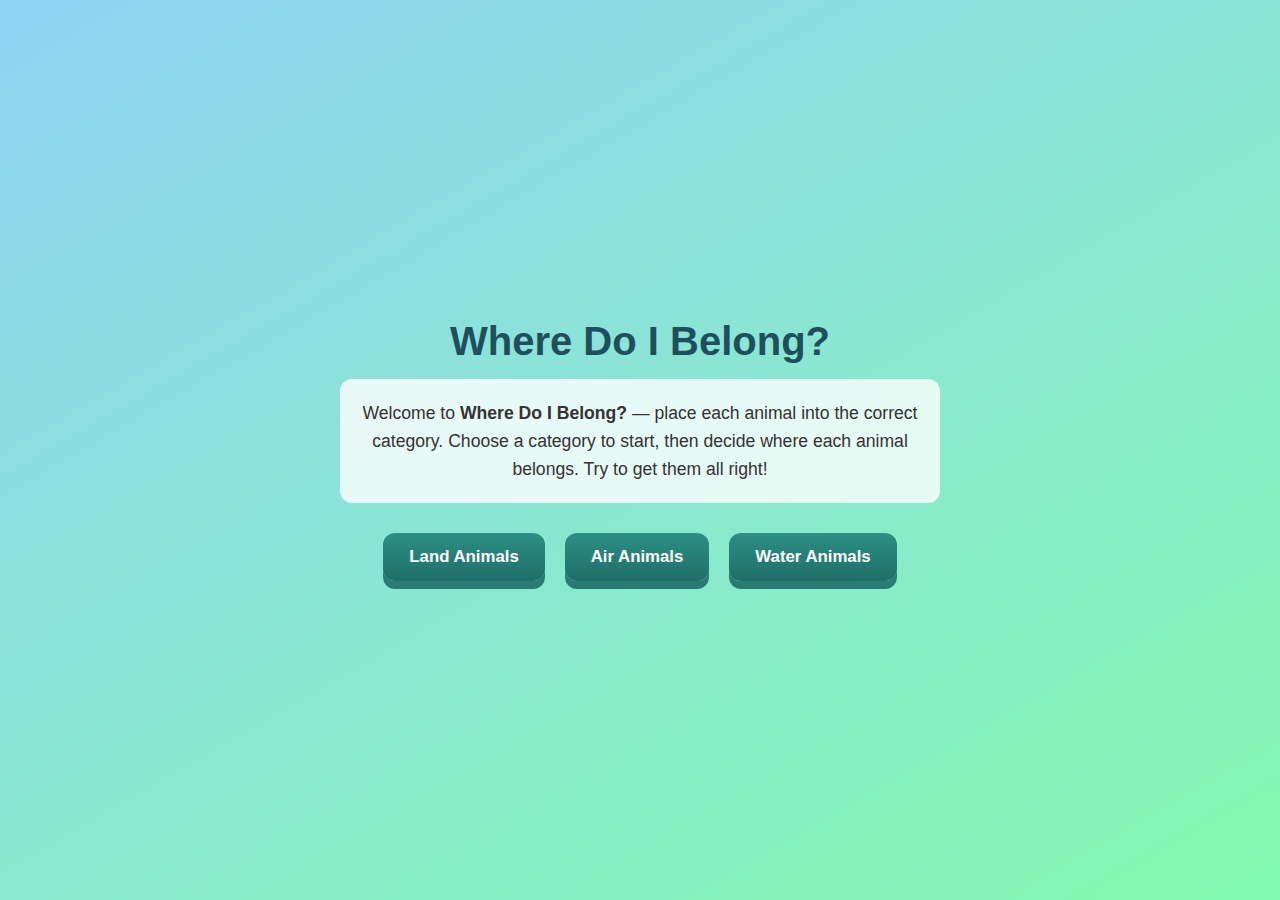
<file: Game/index.html>
<!DOCTYPE html>
<html lang="en">
<head>
    <meta charset="UTF-8">
    <meta name="viewport" content="width=device-width, initial-scale=1.0">
    <title>Animal Guessing Game</title>
    <link rel="stylesheet" href="index.css">
</head>
<body>
    <header class="hero">
        <h1>Where Do I Belong?</h1>
        <p>
            Welcome to <strong>Where Do I Belong?</strong> — place each animal into the correct category.
            Choose a category to start, then decide where each animal belongs. Try to get them all right!
        </p>
        
    </header>

    <div id="category-selection" class="hero-actions" aria-label="Choose category">
        <button class="category-btn" data-target="land animals.html">Land Animals</button>
        <button class="category-btn" data-target="air animals.html">Air Animals</button>
        <button class="category-btn" data-target="water animals.html">Water Animals</button>
    </div>


    <script src="index.js"></script>
</body>
</html>
</file>
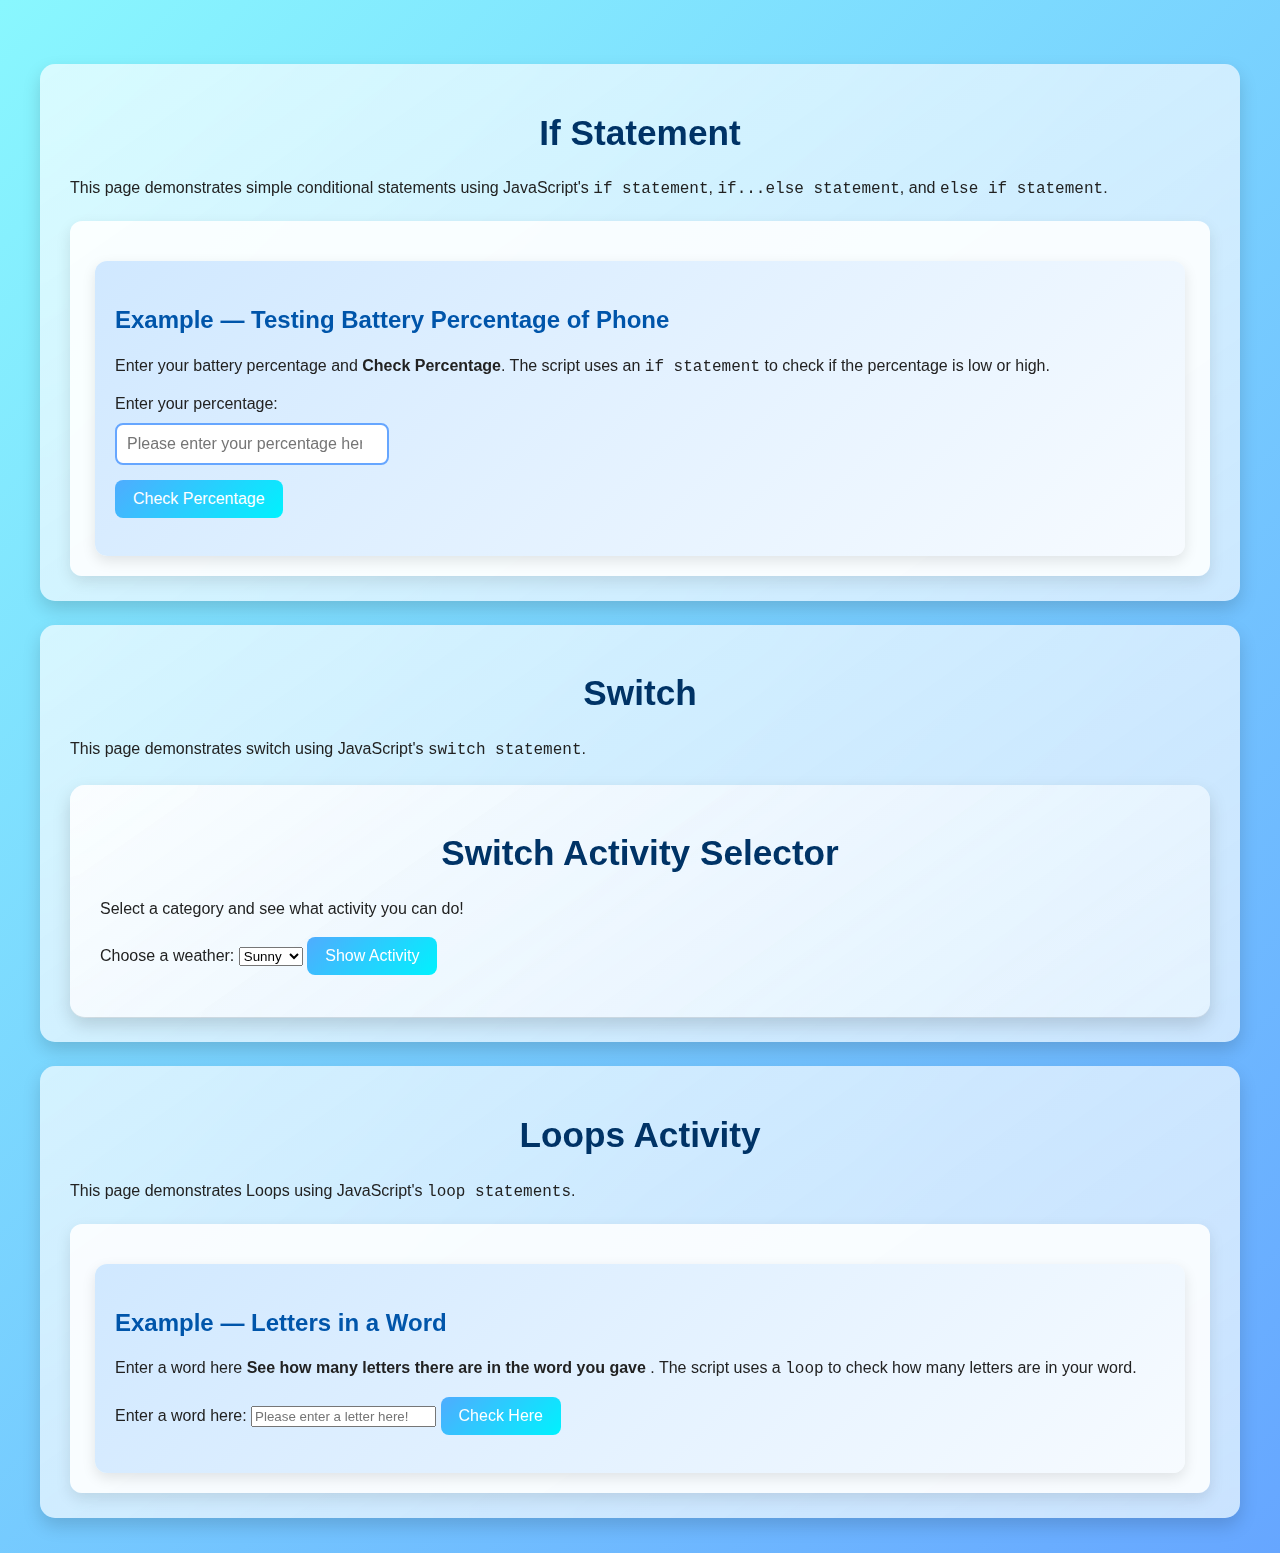
<file: activity.html>
<!DOCTYPE html>
<html lang="en">
<head>
    <meta charset="UTF-8">
    <meta name="viewport" content="width=device-width, initial-scale=1.0">
    <title>Individual Activity</title>
    <link rel="stylesheet" href="activity.css">
</head>
<body>
    <div class="container">
        <h1> If Statement</h1>
        <p>This page demonstrates simple conditional statements using JavaScript's <code>if statement</code>, 
        <code>if...else statement</code>, and <code>else if statement</code>.</p>
        <div class="subcontainer">
            <section class="example">
            <h2>Example — Testing Battery Percentage of Phone </h2>
            <p>Enter your battery percentage and <strong>Check Percentage</strong>. The script uses an <code>if statement</code> 
            to check if the percentage is low or high.</p>
            <label for="batteryInput">Enter your percentage:</label>
            <input id="batteryInput" type="number" placeholder="Please enter your percentage here!" />
            <button id="checkPercent">Check Percentage</button>
            <p class="result" id="checkResult" aria-live="polite"></p>
            </section>  
        </div>
    </div>
    
    <div class="container">
        <h1>Switch </h1>
        <p>This page demonstrates switch using JavaScript's <code>switch statement</code>.</p>
        <div class="container">
            <h1>Switch Activity Selector</h1>
            <p>Select a category and see what activity you can do!</p>
            <label for="activitySelect">Choose a weather:</label>
            <select id="activitySelect">
                <option value="sunny"> Sunny </option>
                <option value="rainy">Rainy</option>
                <option value="windy">Windy</option>
                <option value="cloudy">Cloudy</option>
                <option value="snowy">Snowy</option>
            </select>

            <button id="showActivity">Show Activity</button>

            <p class="result" id="activityResult"></p>
        </div>

    </div>

    <div class="container">
            <h1> Loops Activity </h1>
        <p>This page demonstrates Loops using JavaScript's <code>loop statements</code>.</p>

        <div class="subcontainer">
            <section class="example">
                <h2>Example — Letters in a Word </h2>
                <p>Enter a word here <strong>See how many letters there are in the word you gave </strong>. 
                The script uses a <code>loop</code> to check how many letters are in your word.</p>

                <label for="wordInput">Enter a word here:</label>
                <input id="wordInput" type="text" placeholder="Please enter a letter here!" />

                <button id="checkWord">Check Here</button>

                <p class="result" id="wordResult" aria-live="polite"></p>
            </section>
        </div>
    </div>

    <script src="activity.js"></script>
</body>
</html>
</file>
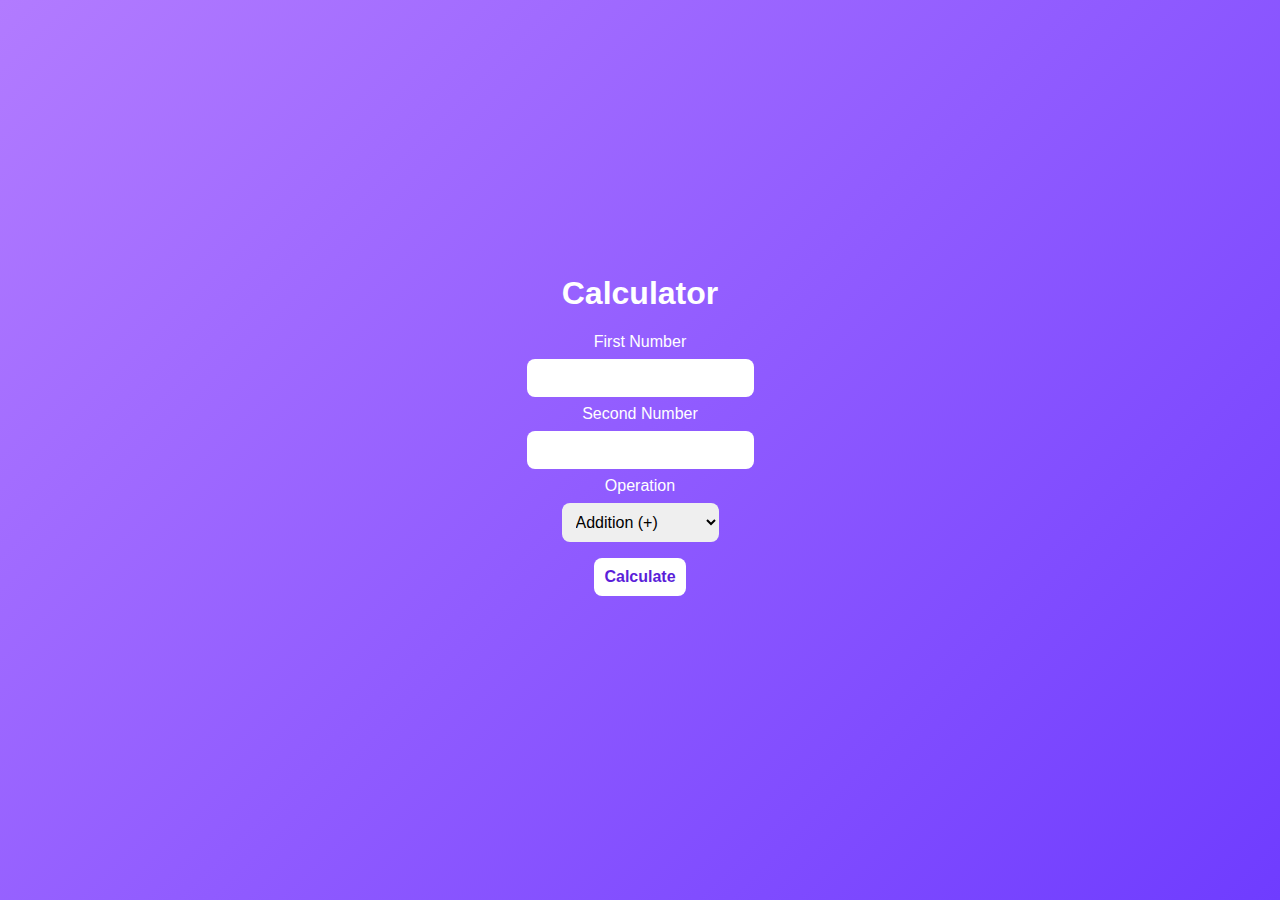
<file: calculator.html>
<!DOCTYPE html>
<html lang="en">
<head>
    <meta charset="UTF-8">
    <meta name="viewport" content="width=device-width, initial-scale=1.0">
    <title>Calculator</title>
    <link rel="stylesheet" href="calculator.css">
</head>
<body>
    <h1>Calculator</h1>

    <label>First Number</label>
    <input id="num1" type="text">

    <label>Second Number</label>
    <input id="num2" type="text">

    <label>Operation</label>
    <select id="operator">
        <option value="+">Addition (+)</option>
        <option value="-">Subtraction (−)</option>
        <option value="*">Multiplication (×)</option>
        <option value="/">Division (÷)</option>
    </select>

    <button id="calculateNumbers">Calculate</button>

    <p id="insert"></p>

    <script src="calculator.js"></script>
</body>
</html>
</file>
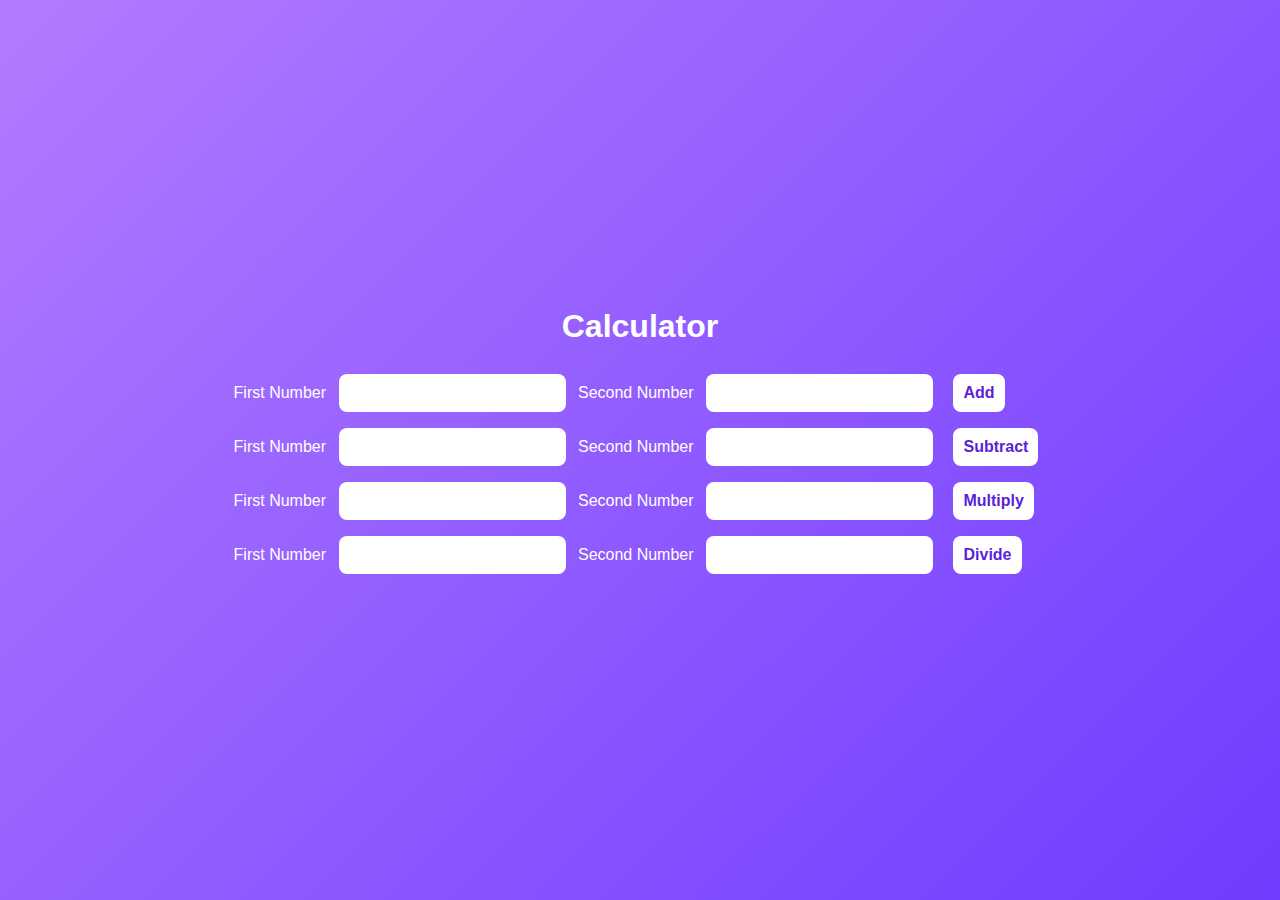
<file: calculator2.html>
<!DOCTYPE html>
<html lang="en">
<head>
    <meta charset="UTF-8">
    <meta name="viewport" content="width=device-width, initial-scale=1.0">
    <title>Calculator</title>
    <link rel="stylesheet" href="calculator.css">
</head>
<body>
    <h1>Calculator</h1>

    <div class="operations">

    <!-- ADD -->
    <div class="operation-box">
        <label>First Number</label>
        <input id="add1">

        <label>Second Number</label>
        <input id="add2">

        <button id="addNumbers">Add</button>
    </div>

    <!-- SUBTRACT -->
    <div class="operation-box">
        <label>First Number</label>
        <input id="sub1">

        <label>Second Number</label>
        <input id="sub2">

        <button id="subtractNumbers">Subtract</button>
    </div>

    <!-- MULTIPLY -->
    <div class="operation-box">
        <label>First Number</label>
        <input id="multiply1">

        <label>Second Number</label>
        <input id="multiply2">

        <button id="multiplyNumbers">Multiply</button>
    </div>

    <!-- DIVIDE -->
    <div class="operation-box">
        <label>First Number</label>
        <input id="divide1">

        <label>Second Number</label>
        <input id="divide2">

        <button id="divideNumbers">Divide</button>
    </div>

</div>

<p id="result"></p>


    <script src="calc2.js"></script>
</body>
</html>
</file>
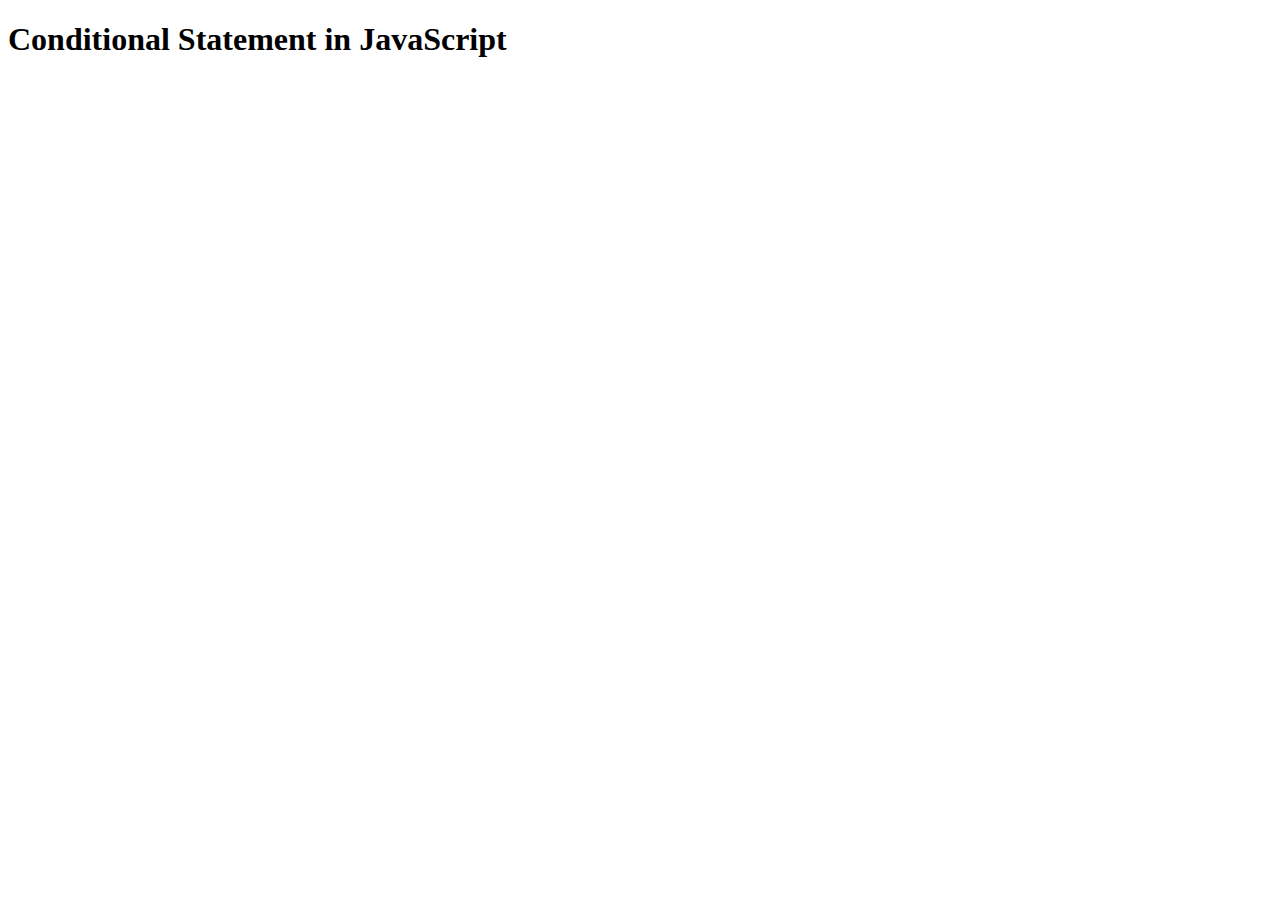
<file: conditions.html>
<!DOCTYPE html>
<html lang="en">
<head>
    <meta charset="UTF-8">
    <meta name="viewport" content="width=device-width, initial-scale=1.0">
    <title>Conditional Statement</title>
</head>
<body>
    <h1> Conditional Statement in JavaScript </h1>
    <script>
        let x=10;
        console.log (x == 10) 
        if (x == 10) {
            console.log("x is equal to 10");
        } 
        console.log("This is a nested if statement");
        console.log("-------------------------");
        let strand = "ICT"
        let section = "Competence"
        if (strand == "ICT" && section == "Competence") {
            console.log("You are in ICT - Competence Section");
        }
        let track = "TVL"
        let grade = "11"
        if (track == "TVL" || grade == "11") {
            console.log("You are in grade 11 - TVL Track");
        }
        console.log("-------------------------");
        let healthStatus = -5
        if (healthStatus > 0) {
            console.log("You are alive");
        } else {
            console.log("You are dead");
        }
        console.log("-------------------------");
        console.log("My own sample of if Else statement");
        let batteryPercentage = 5;
        if (batteryPercentage > 50) {
            console.log("You are good to go");
        } else if (batteryPercentage > 20) {
            console.log("You need to charge your device soon");
        }
        else if (batteryPercentage > 90) {
            console.log("You are in excellent condition");
        } else if (batteryPercentage > 10) {
            console.log("You need to charge your device now");
        }
        else {
            console.log("You have no battery. Please charge your device. ");
        }
        console.log("end of program");
    </script>
</body>
</html>
</file>
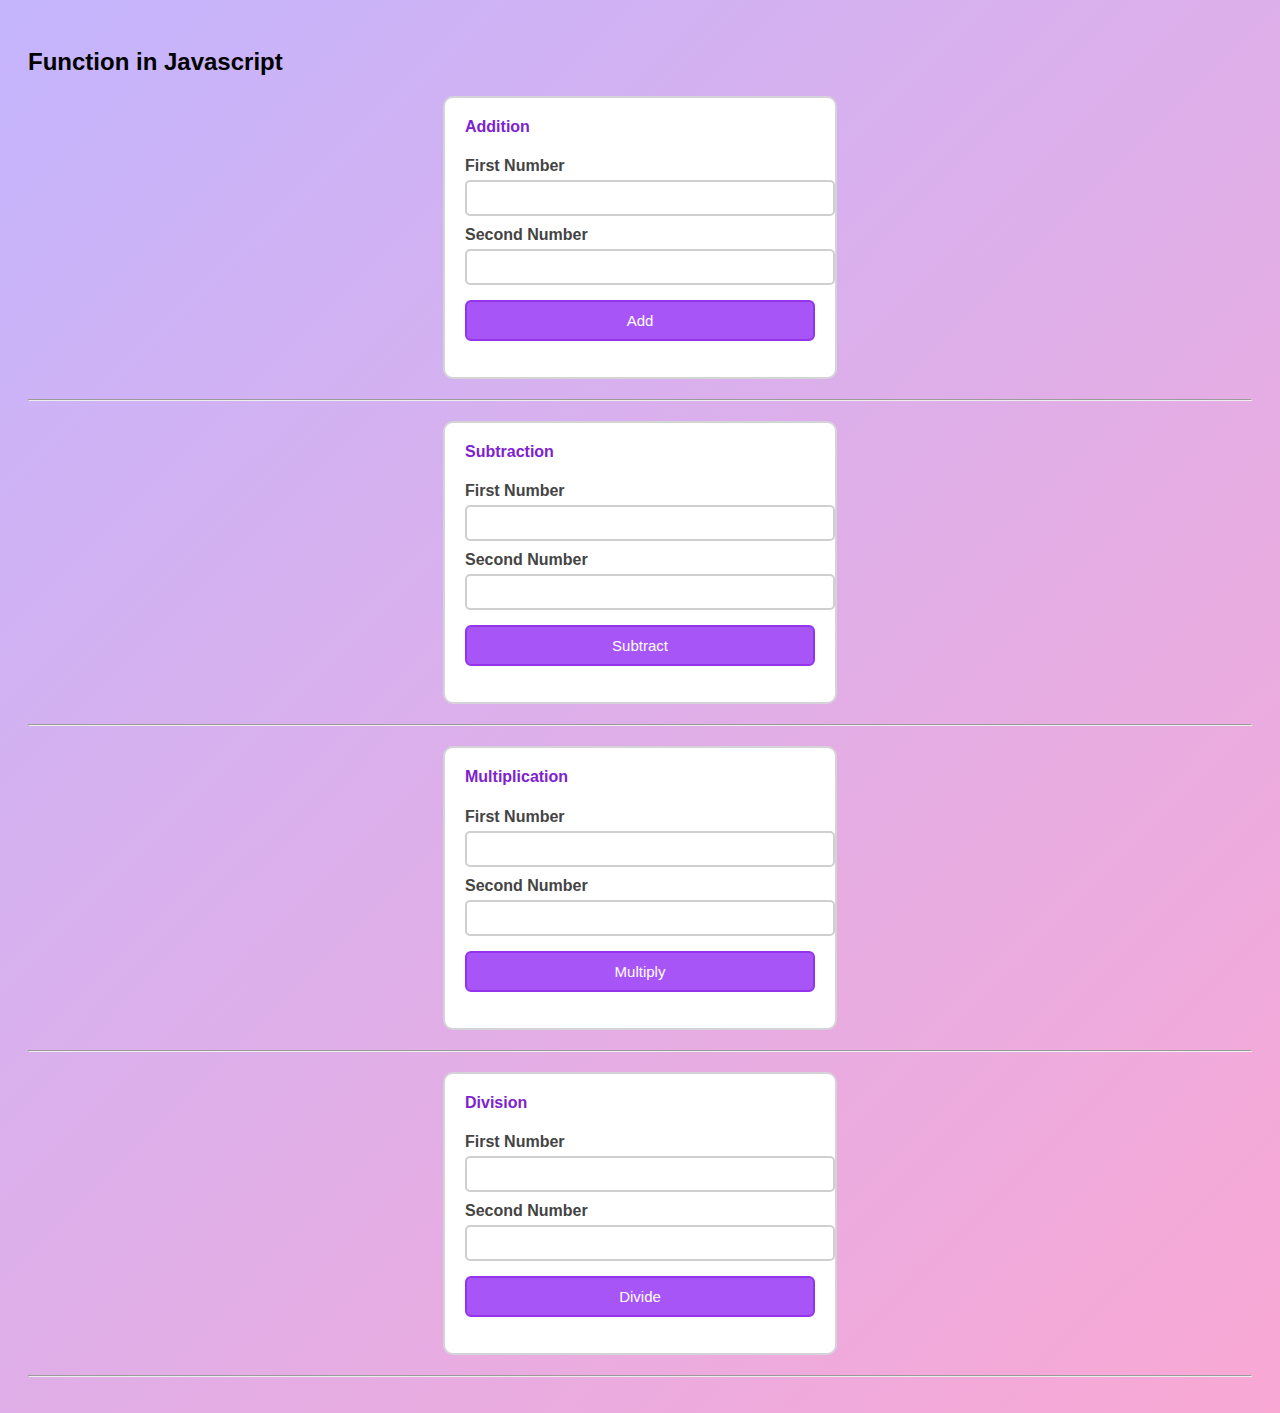
<file: function.html>
<!DOCTYPE html>
<html lang="en">
<head>
    <meta charset="UTF-8">
    <meta name="viewport" content="width=device-width, initial-scale=1.0">
    <title>Function in Javascript</title>
</head>
<body>

    <style>
    body {
        background: linear-gradient(135deg, #c4b5fd, #f9a8d4);
        font-family: 'Segoe UI', Tahoma, Geneva, Verdana, sans-serif;
        padding: 20px;
        min-height: 100vh;
        color: black;
    }

    .operation-box {
    background: white;
    padding: 20px;
    margin: 20px auto;  /* <-- This centers the div */
    border-radius: 10px;
    max-width: 350px;

    border: 2px solid #d4d4d8;
    transition: 0.3s ease;
    }


    .operation-box:hover {
        border-color: #a855f7;
        box-shadow: 0 6px 15px rgba(0,0,0,0.15);
    }

    /* Titles */
    .operation-box h4 {
        margin-top: 0;
        color: #7e22ce;
    }

    /* Labels */
    label {
        display: block;
        margin-top: 10px;
        font-weight: 600;
        color: #444;
    }

    /* Input styling */
    input {
        width: 100%;
        padding: 8px;
        border-radius: 5px;

        /* Border + hover */
        border: 2px solid #cfcfcf;
        margin-top: 5px;
        font-size: 14px;
        transition: 0.25s;
    }

    input:focus {
        border-color: #ec4899;
        outline: none;
    }

    /* Button styling */
    button {
        margin-top: 15px;
        padding: 10px 15px;
        background: #a855f7;
        color: white;
        border: 2px solid #9333ea;
        border-radius: 6px;
        cursor: pointer;
        font-size: 15px;
        width: 100%;
        transition: 0.25s;
    }

    button:hover {
        background: #9333ea;
        border-color: #7e22ce;
    }

    /* Result text */
    p.result {
        margin-top: 15px;
        font-weight: bold;
        color: #333;
    }

    </style>
    
    <h2>Function in Javascript</h2>

    <div class="operation-box">
        <h4>Addition</h4>
        <label>First Number</label>
        <input id="add1">

        <label>Second Number</label>
        <input id="add2">

        <button id="addNumbers">Add</button>

        <p id="add"> </p>
    </div>
    
    <hr>

    <div class="operation-box">
        <h4>Subtraction</h4>
        <label>First Number</label>
        <input id="sub1">

        <label>Second Number</label>
        <input id="sub2">

        <button id="subNumbers">Subtract</button>

        <p id="sub"> </p>
    </div>
    
    <hr>
    
    <div class="operation-box">
        <h4>Multiplication</h4>
        <label>First Number</label>
        <input id="mul1">

        <label>Second Number</label>
        <input id="mul2">

        <button id="mulNumbers">Multiply</button>

        <p id="mul"> </p>
    </div>
    
    <hr>

    <div class="operation-box">
        <h4>Division</h4>
        <label>First Number</label>
        <input id="div1">

        <label>Second Number</label>
        <input id="div2">

        <button id="divNumbers">Divide</button>

        <p id="div"> </p>
    </div>
    
    <hr>

    <script>
        add = (a, b) => (a+b);
        sub = (a, b) => (a-b);
        mul = (a, b) => (a*b);
        div = (a, b) => (a/b);

        document.getElementById("addNumbers").onclick = () => {
            let num1 = parseFloat(document.getElementById("add1").value);
            let num2 = parseFloat(document.getElementById("add2").value);
            let result = add(num1, num2);
            document.getElementById("add").innerText = `Addition Result: ${result}`;
        };

        document.getElementById("subNumbers").onclick = () => {
            let num1 = parseFloat(document.getElementById("sub1").value);
            let num2 = parseFloat(document.getElementById("sub2").value);
            let result = sub(num1, num2);
            document.getElementById("sub").innerText = `Subtraction Result: ${result}`;
        };

        document.getElementById("mulNumbers").onclick = () => {
            let num1 = parseFloat(document.getElementById("mul1").value);
            let num2 = parseFloat(document.getElementById("mul2").value);
            let result = mul(num1, num2);
            document.getElementById("mul").innerText = `Multiplication Result: ${result}`;
        };

        document.getElementById("divNumbers").onclick = () => {
            let num1 = parseFloat(document.getElementById("div1").value);
            let num2 = parseFloat(document.getElementById("div2").value);
            let result = div(num1, num2);
            document.getElementById("div").innerText = `Division Result: ${result}`;
        };
    </script>
    
</body>
</html>
</file>
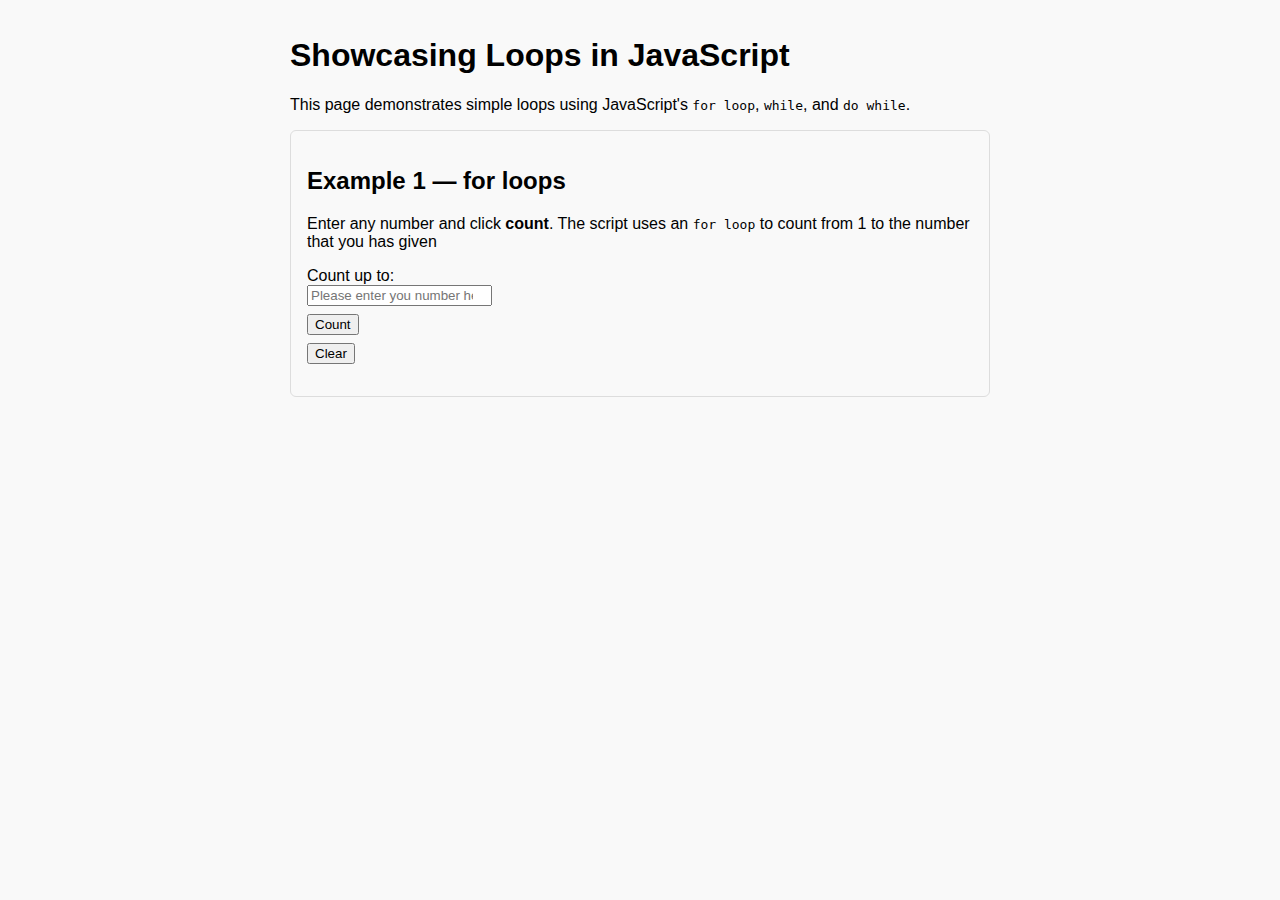
<file: loops.html>
<!DOCTYPE html>
<html lang="en">
<head>
    <meta charset="UTF-8">
    <meta name="viewport" content="width=device-width, initial-scale=1.0">
    <title>Document</title>
    <link rel="stylesheet" href="loops.css">
</head>
<body>
    <h1>Showcasing Loops in JavaScript</h1>
    <p>This page demonstrates simple loops using JavaScript's <code>for loop</code>, <code>while</code>, and <code>do while</code>.</p>
    <section class="example">
        <h2>Example 1 — for loops </h2>
        <p>Enter any number and click <strong>count</strong>. The script uses an <code>for loop</code> to count from 1 to the number that you has given</p>
        <label for="numInput">Count up to:</label>
        <input id="numInput" type="number" min="1" placeholder="Please enter you number here!" />
        <button id="count">Count</button>
        <button id="clearCount">Clear</button>
        <p class="result" id="countResult" aria-live="polite"></p>
    </section>
    <script src="loops.js"></script>
</body>
</html>
</file>
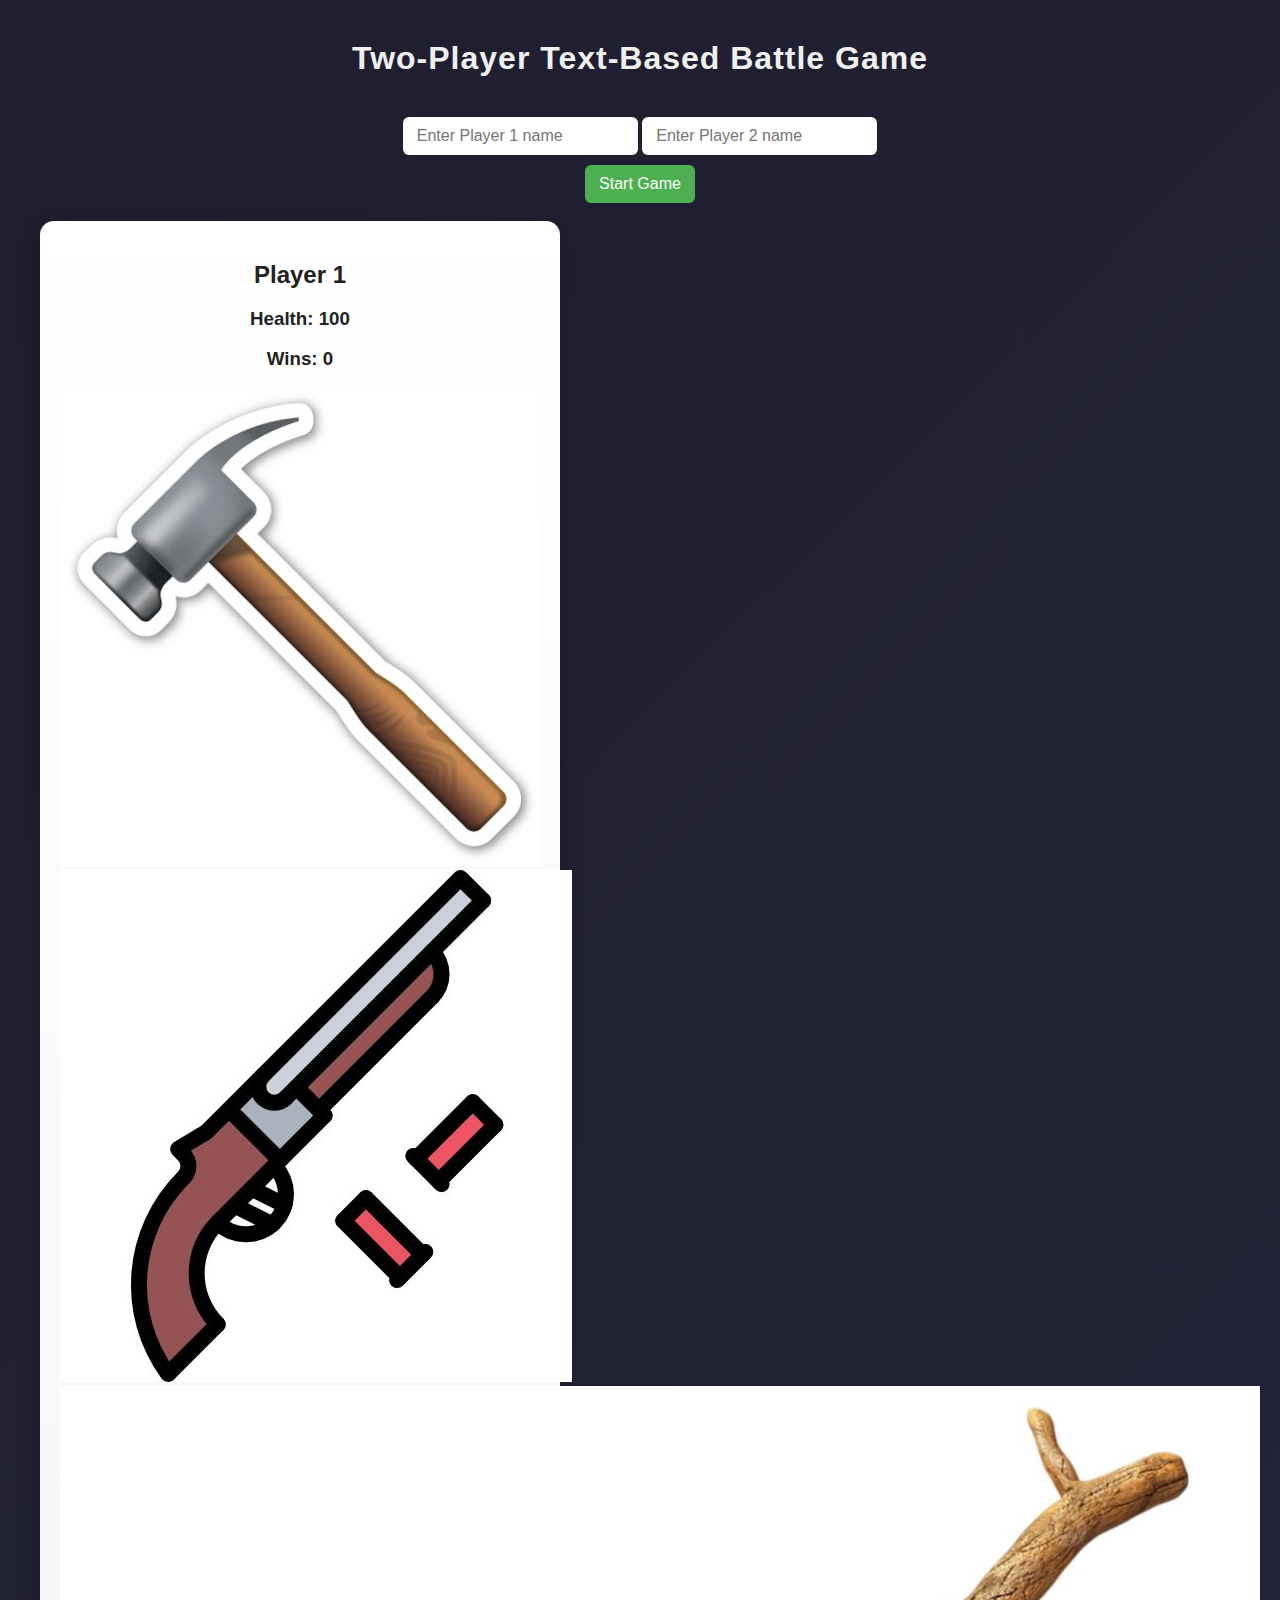
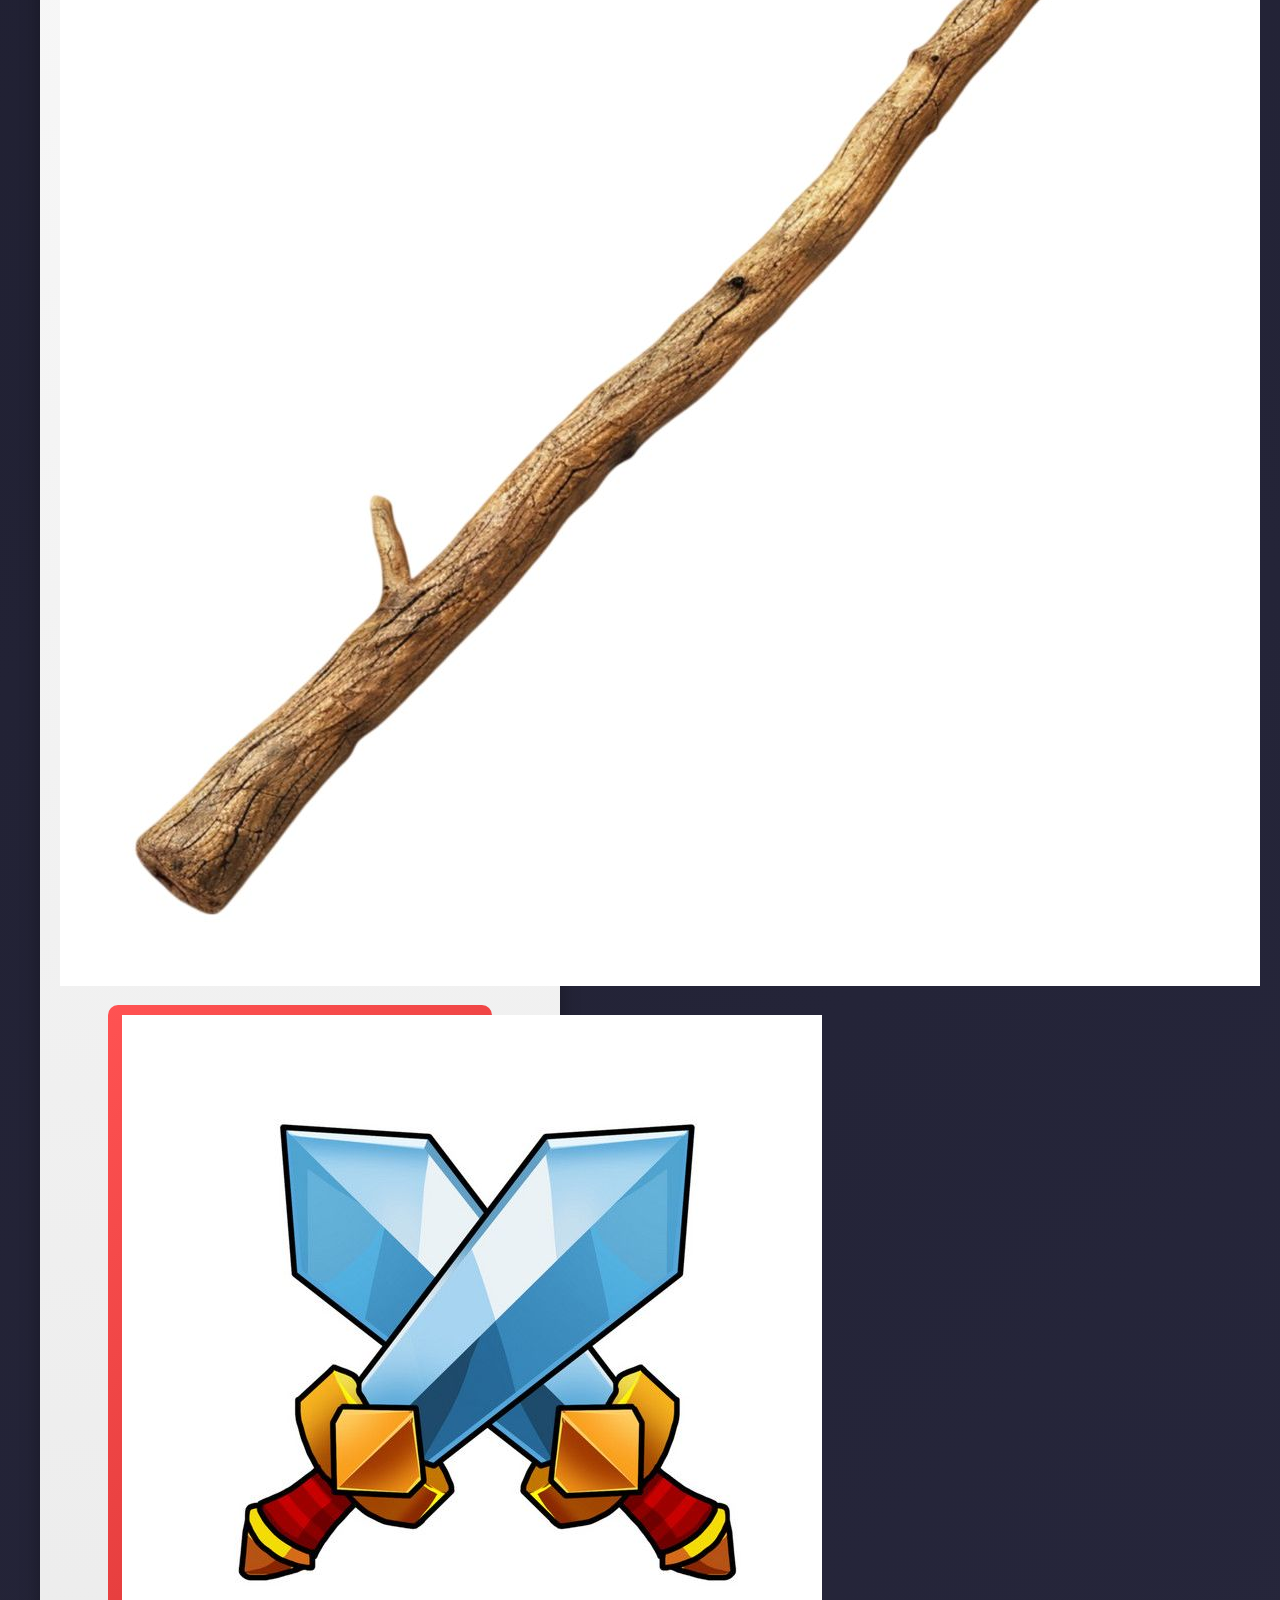
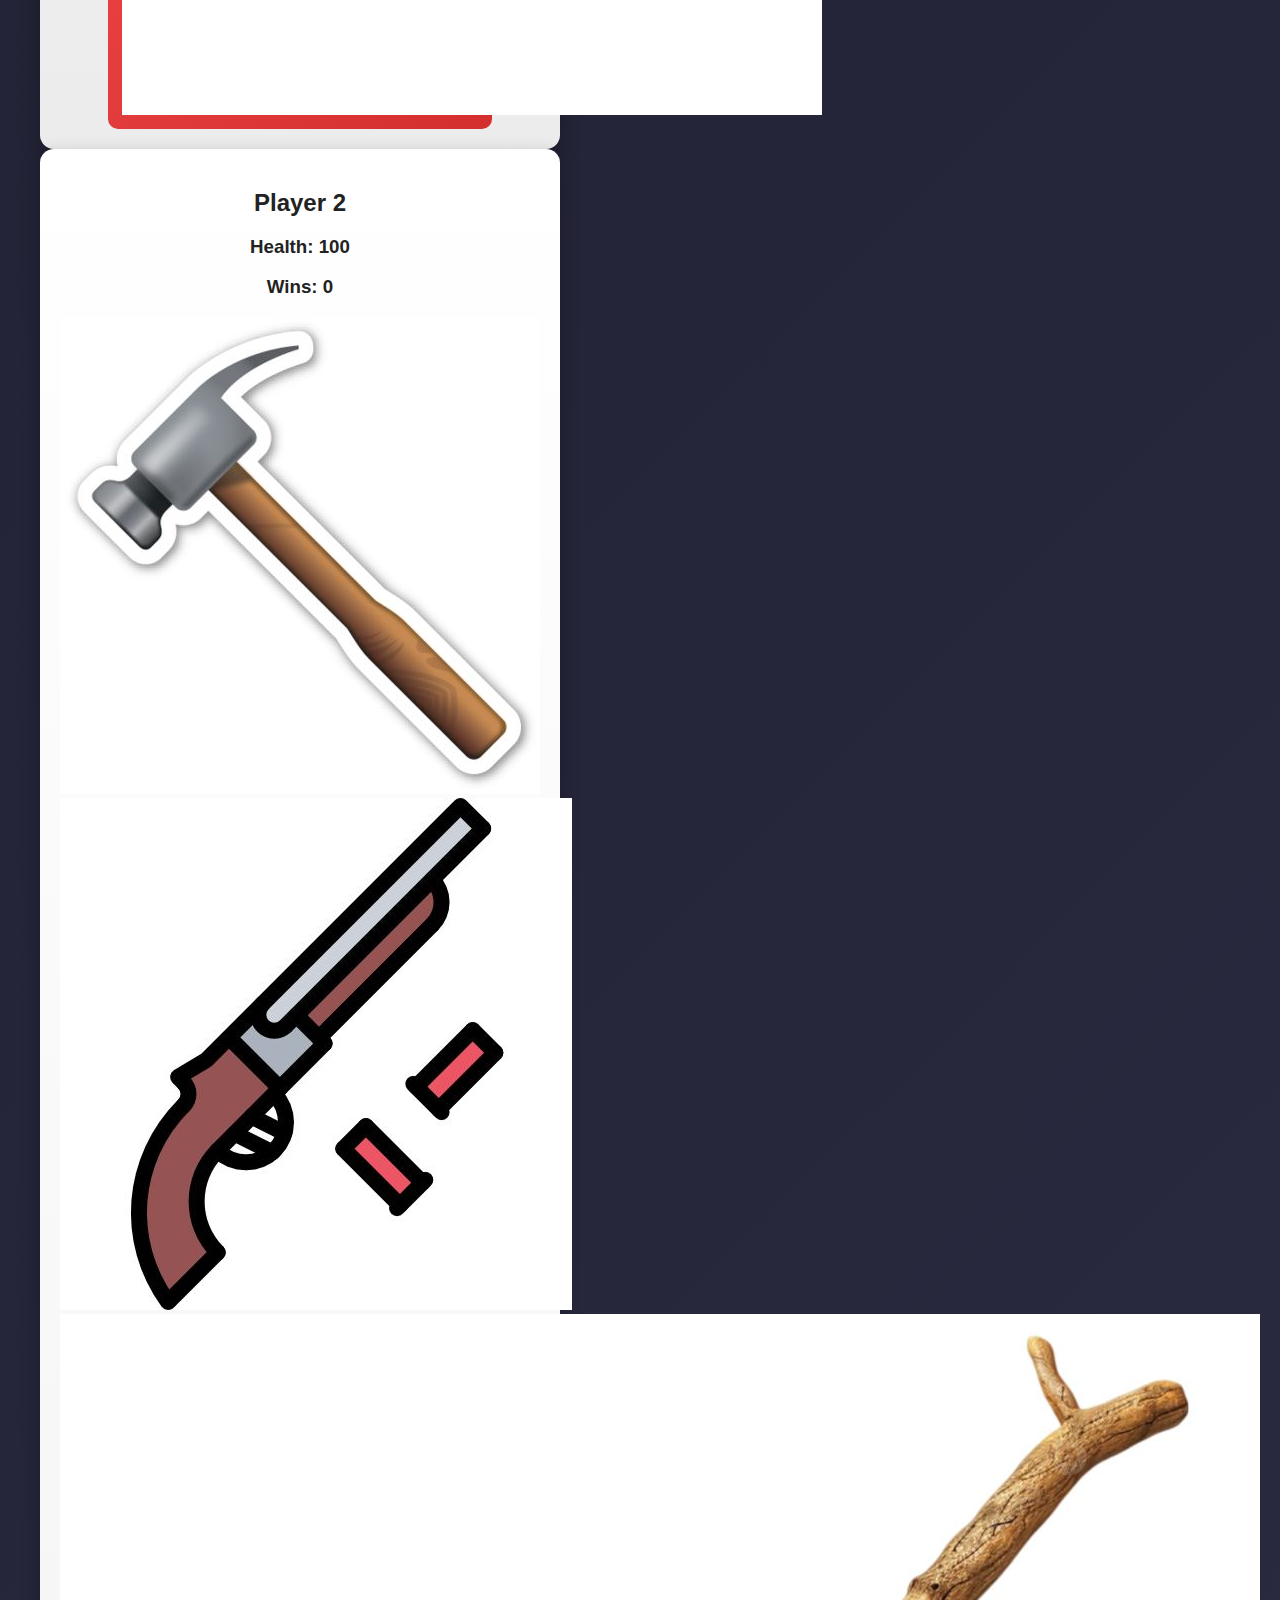
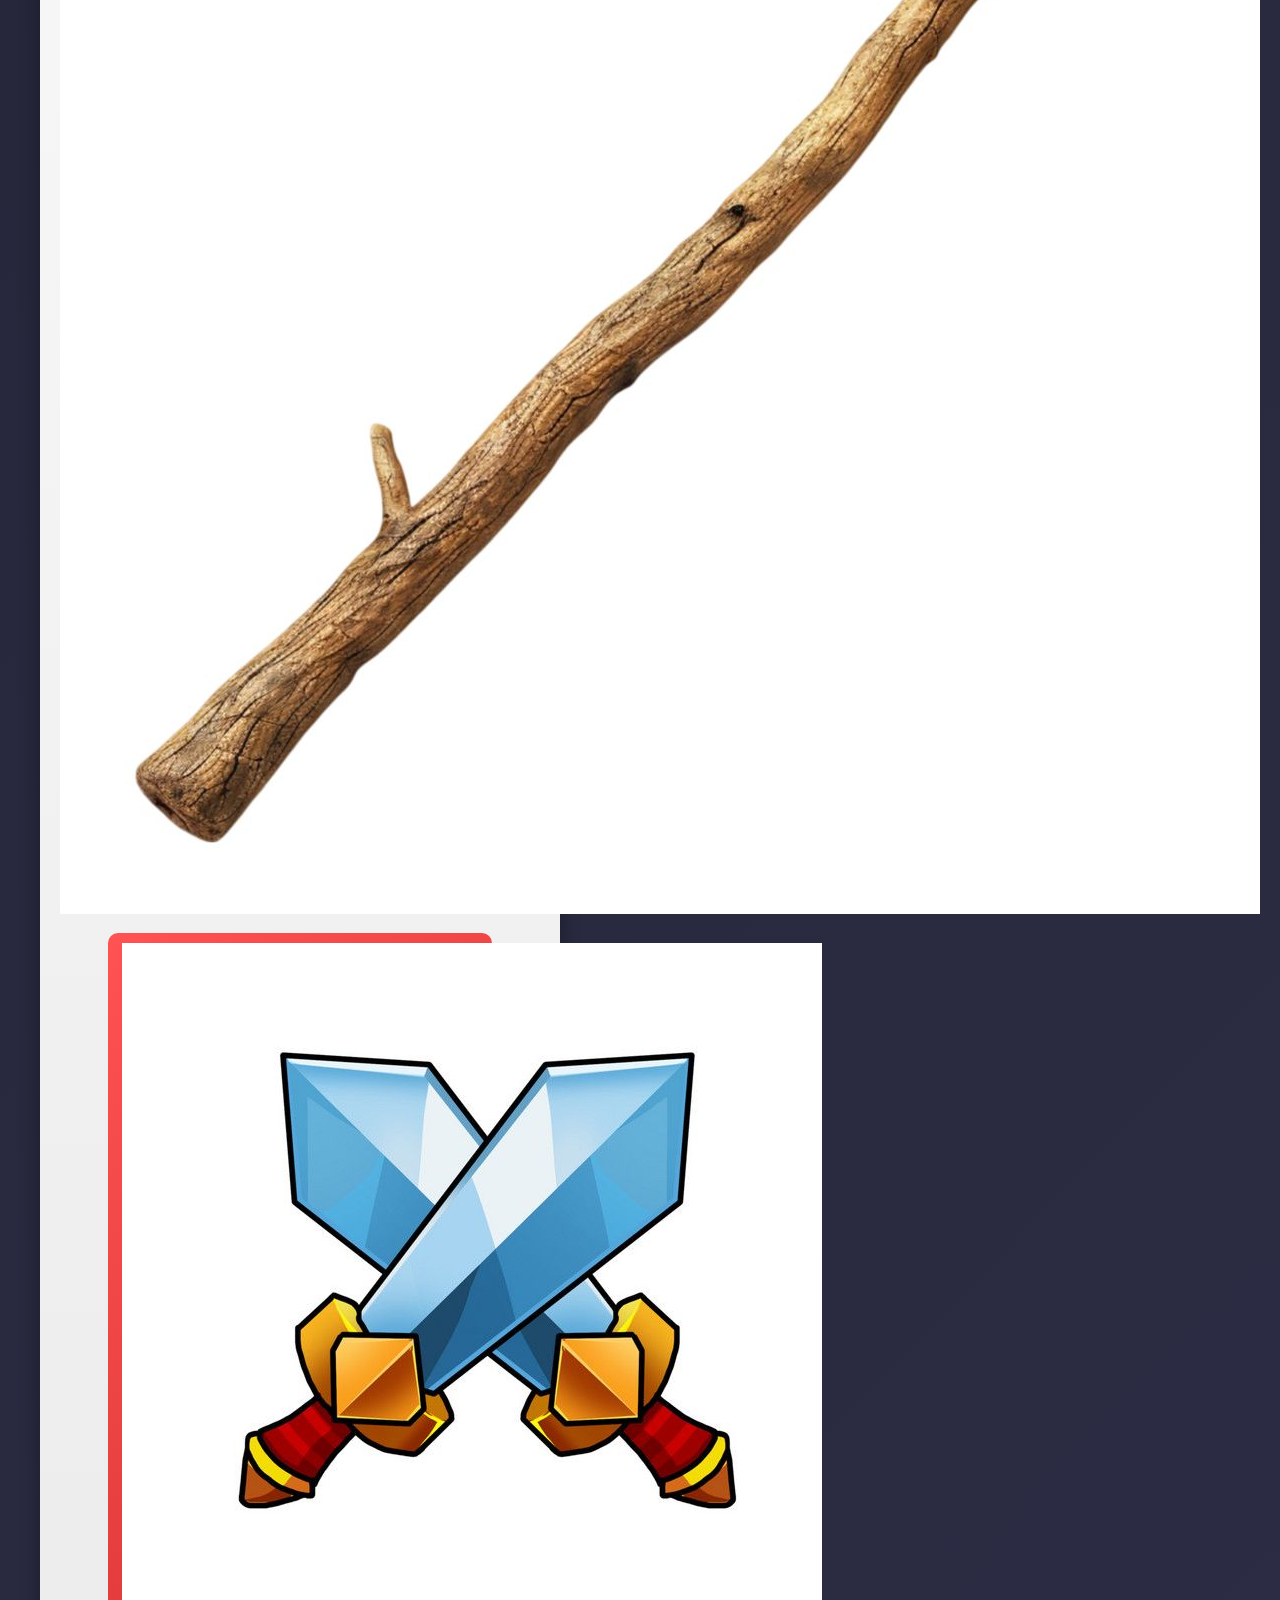
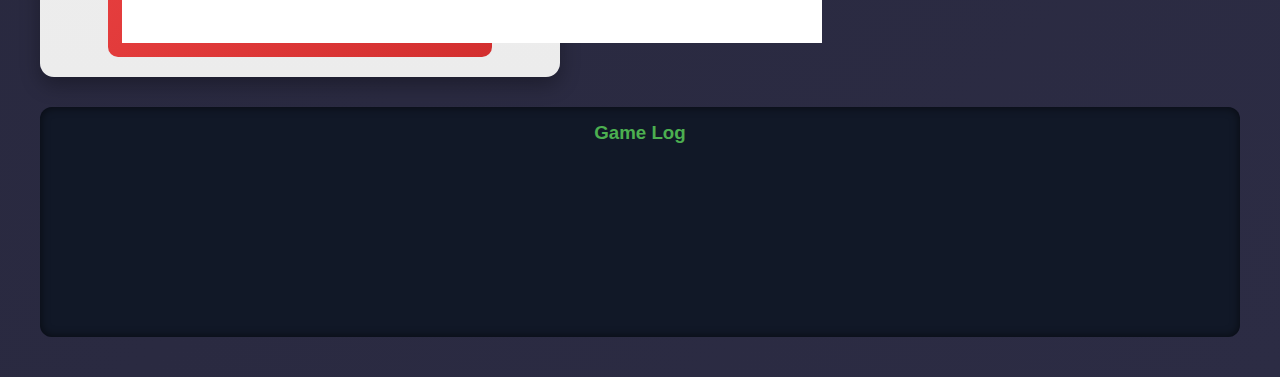
<file: mgg.html>
<!DOCTYPE html>
<html lang="en">
<head>
    <meta charset="UTF-8">
    <meta name="viewport" content="width=device-width, 
    initial-scale=1.0">
    <title>Mobile Geng Geng</title>
    <link rel="stylesheet" href="mgg.css">
    <script src="mgg.js"></script>
</head>
<body>
    <h1>Two-Player Text-Based Battle Game</h1>
    <div id="player-input">
        <input type="text" id="player1-name" placeholder=
        "Enter Player 1 name" oninput="validateNames()">
        <input type="text" id="player2-name" placeholder=
        "Enter Player 2 name" oninput="validateNames()"><br>
        <button id="start-game" onclick="startBattle()">Start Game</button>
    </div> <br>
    <div id="game-container">
        <div class="player-container" id="player1">
            <h2 id="player1-title">Player 1</h2>
            <h3 id="player1-health">Health: 100</h3>
            <div class="health-bar"><div id="player1-health-bar" 
                class="health-bar-inner"></div></div>
            <h3>Wins: <span id="player1-wins">0</span></h3>


            <div class="weapon-choices" id="player1-weapon-choices">
                <input type="hidden" id="player1-weapon" value="Sword">
                <img src="hammer.jpg" alt="Hammer" class="weapon-img" onclick="selectWeapon(1,'Hammer', this)">
                <img src="shotgun.jpg" alt="Shotgun" class="weapon-img" onclick="selectWeapon(1, 'Shotgun', this)">
                <img src="wood.jpg" alt="Wooden Stick" class="weapon-img" onclick="selectWeapon(1, 'Wooden Stick', this)">
            </div>
            <button id="player1-attack" onclick="playerAttack(1)">
                <img src="attack.jpg" alt="Attack" class="attack-icon">
            </button>
        </div>
        <div class="player-container" id="player2">
            <h2 id="player2-title">Player 2</h2> 
            <h3 id="player2-health">Health: 100</h3>                    
            <div class="health-bar"><div id="player2-health-bar" 
                class="health-bar-inner"></div></div>
            <h3>Wins: <span id="player2-wins">0</span></h3>
            <div class="weapon-choices" id="player2-weapon-choices">
                <input type="hidden" id="player2-weapon" value="Sword">
                <img src="hammer.jpg" alt="Hammer" class="weapon-img" onclick="selectWeapon(2, 'Hammer', this)">
                <img src="shotgun.jpg" alt="Shotgun" class="weapon-img" onclick="selectWeapon(2, 'Shotgun', this)">
                <img src="wood.jpg" alt="Wooden Stick" class="weapon-img" onclick="selectWeapon(2, 'Wooden Stick', this)">
            </div>
            <button id="player2-attack" onclick="playerAttack(2)">
                <img src="attack.jpg" alt="Attack" class="attack-icon">
            </button>
        </div>
    </div>
    <div id="game-log"><h3>Game Log</h3></div>
</body>
</html>
</file>
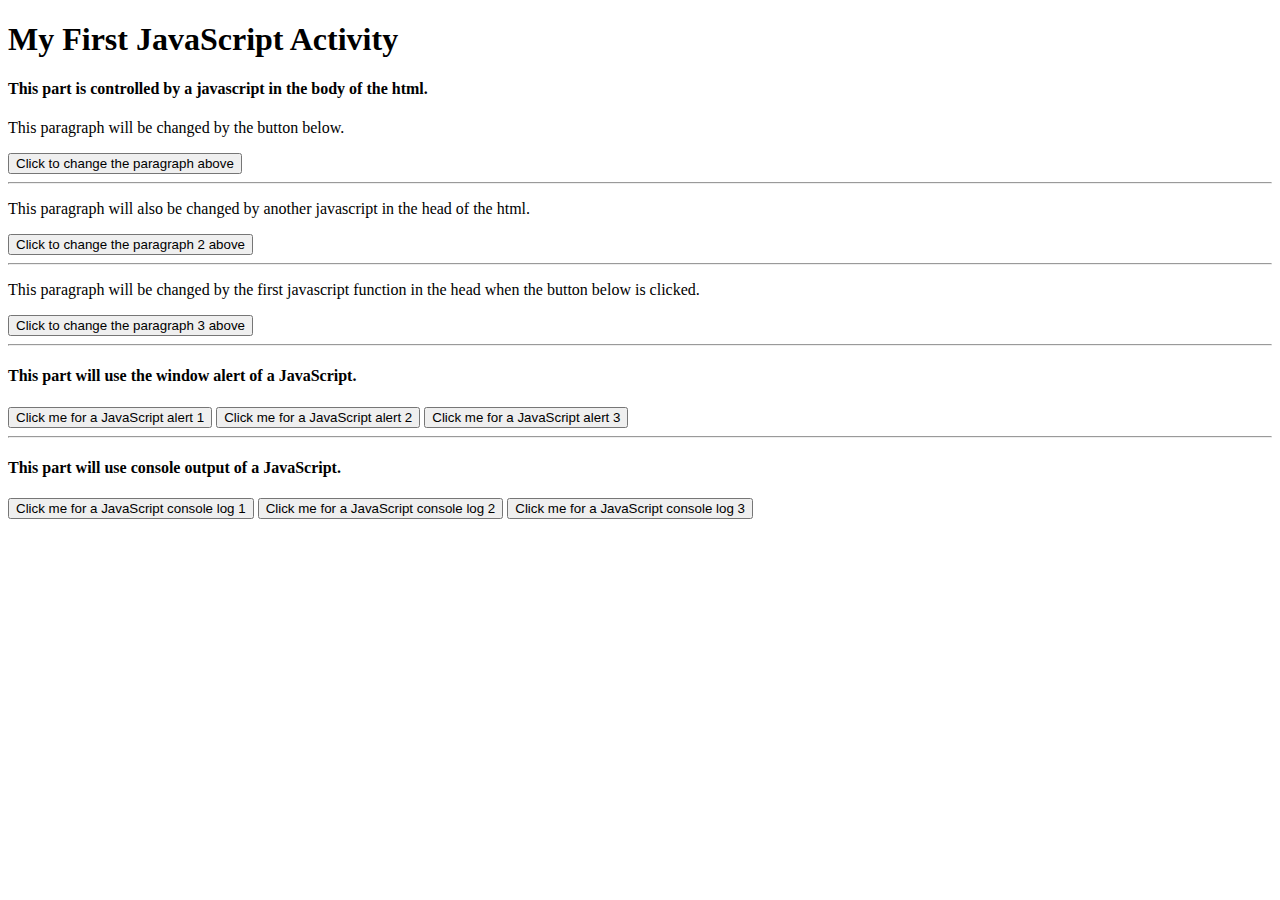
<file: myfirstjavascript.html>
<!DOCTYPE html>
<html lang="en">
<head>
    <meta charset="UTF-8">
    <meta name="viewport" content="width=device-width, initial-scale=1.0">
    <title>My First Java Script</title>
    <script src="myfirstjavascript.js"></script>
    <script>
        function change(p2) {
            document.getElementById(p2).innerHTML = "The paragraph has been changed in the head!";
        }
        function alert2() {
            window.alert("This is an alert from the head!");
        }
        function consoleLog2() {
            console.log("This is a console log from the head!");
        }
    </script>
</head>
<body>
    <h1>My First JavaScript Activity</h1>
    <h4>This part is controlled by a javascript in the body of the html.</h4>
    <p id="p1">
        This paragraph will be changed by the button below.
    </p>
    <button type="button" onclick="change('p1')">
        Click to change the paragraph above
    </button>
    <br> <hr>

    <p id="p2">
        This paragraph will also be changed by another javascript in the head of the html.
    </p>
    <button type="button" onclick="change('p2')">
        Click to change the paragraph 2 above
    </button>
    <br><hr>

    <p id="p3">
        This paragraph will be changed by the first javascript function in the head when the button
        below is clicked.
    </p>
    <button type="button" onclick="change('p3')">
        Click to change the paragraph 3 above
    </button>

    <hr>
    <h4>
        This part will use the window alert of a JavaScript.
    </h4>
    <button type="button" onclick="alert1()">
        Click me for a JavaScript alert 1
    </button>
    <button type="button" onclick="alert2()">
        Click me for a JavaScript alert 2
    </button>
    <button type="button" onclick="alert3()">   
        Click me for a JavaScript alert 3
    </button>

    <hr>
     <h4>
        This part will use console output of a JavaScript.
    </h4>
    <button type="button" onclick="console.log()">
        Click me for a JavaScript console log 1
    </button>
    <button type="button" onclick="console.log()">
        Click me for a JavaScript console log 2
    </button>
    <button type="button" onclick="console.log()">
        Click me for a JavaScript console log 3
    </button>


    <script> 
        function change(p1) {
            document.getElementById(p1).innerHTML = "The paragraph has been changed!";
        }

        function alert1() {
            alert("This is an alert from the body!");
        }

        function consoleLog1() {
            console.log("This is a console log from the body!");
        }
    </script>
</body>
</html>
</file>
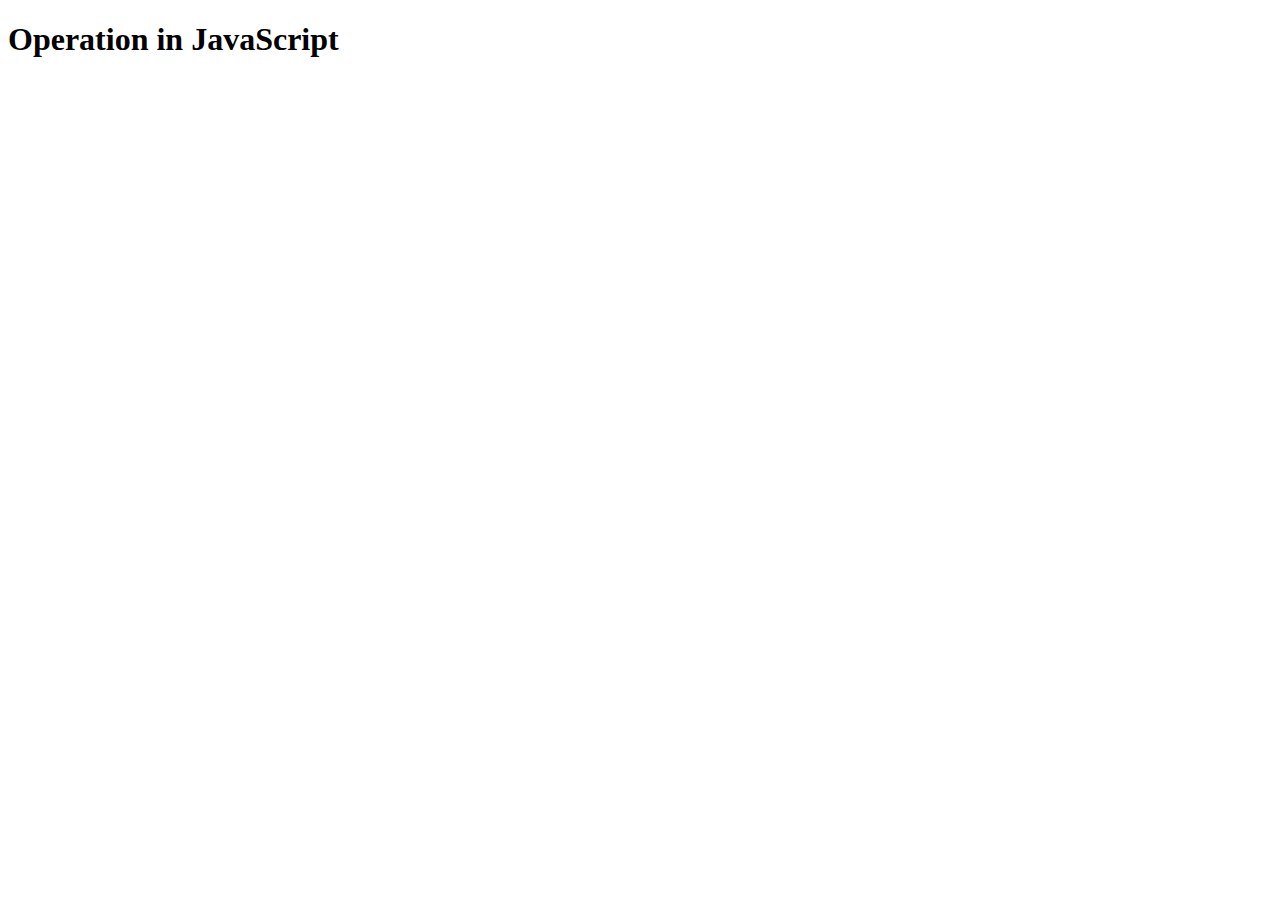
<file: operation.html>
<!DOCTYPE html>
<html lang="en">
<head>
    <meta charset="UTF-8">
    <meta name="viewport" content="width=device-width, initial-scale=1.0">
    <title>Operation in JavaScript</title>
</head>
<body>
    <h1> Operation in JavaScript </h1>
    <script>
        let addend1 = 5, addend2 = 15;
        let sum = addend1 + addend2;
        console.log("Sum: " + sum);  

        let minuend = 50, subtrahend1 = 20
        const difference = minuend - subtrahend1;
        console.log("Difference: " + difference);

        let multiplicand = 4, multiplier = 5;
        const product = multiplicand * multiplier;
        console.log("Product: " + product);

        let dividend = 40, divisor = 8;
        const quotient = dividend / divisor;    
        console.log("Quotient: " + quotient);

        let a= 5, b= 3;
        let remainder = a % b;
        console.log("Remainder: " + remainder);

        let base = 2, exponent = 3;
        let power = base ** exponent;
        console.log("Power: " + power);

        let c = 100, d = 30;
        let e = c / d;
        console.log (e);
/*
        let x = 10;
        console.log(x);
        console.log(++x);
        console.log(x);
        console.log(x++);
        console.log(x);
        console.log(--x);
        console.log(x);
        console.log(x--);
        console.log(x);

        let p = 8;
        console.log(p);
        console.log(++p);
        console.log(p);
        console.log(p++);
        console.log(p++);
        console.log(p++);
        console.log(p);
        console.log(--p);

        let h=15;
        let i=15;
        let j=25;
        let k=5;
        let l=2;
        let m=3;
        console.log(h += i);  
        console.log(h += i);
        console.log(h += i);
        console.log(h -= j);
        console.log(h -= j);
        console.log(h *= k);
        console.log(h /= l);
        console.log(h %= m);
        console.log(m **= k);
*/

        let m = 2, n =3;
        console.log(m += n);
        console.log(n -= m);
        console.log(m *= n);
        console.log(n /= m);

     //   if (age < 18) text = "Too young to buy alcohol";
    </script>
</body>
</html>
</file>
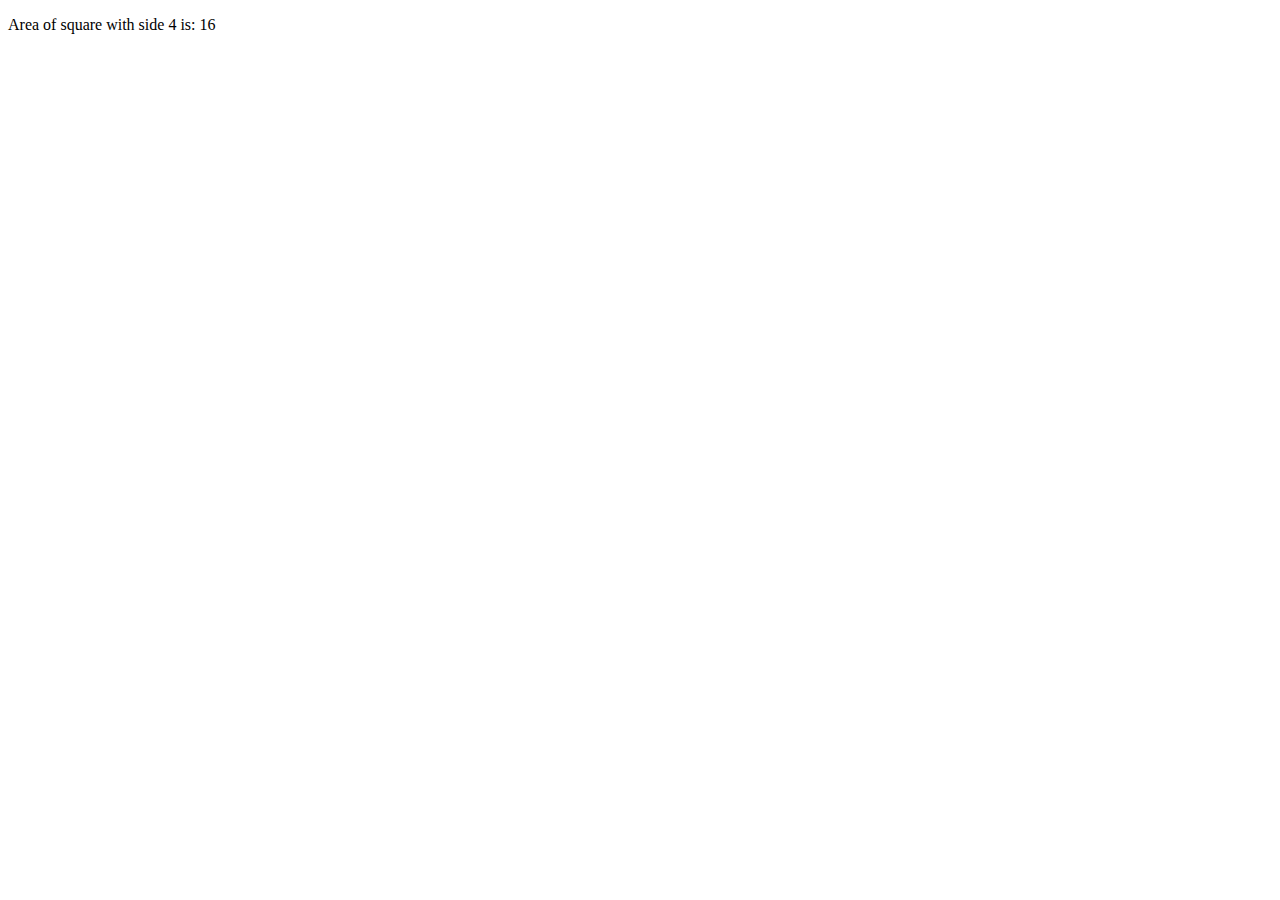
<file: return.html>
<!DOCTYPE html>
<html lang="en">
<head>
    <meta charset="UTF-8">
    <meta name="viewport" content="width=device-width, initial-scale=1.0">
    <title>Return Value</title>
</head>
<body>
    <p id="demo"></p>

    <script>
        function f(x) {
            return x;
        }
        alert(f(5));

        function g(x) {
            return x + 1;
        }
        console.log(g(3));

        function areaSquare(side) {
            return side * side;
        }

        let demo = document.getElementById("demo");
        demo.textContent = "Area of square with side 4 is: " + areaSquare(4);

        function BMI (weight, height) {
            return weight / (height * height);
        }
        console.log("BMI is: " + BMI(70, 1.75));
    </script>
</body>
</html>
</file>
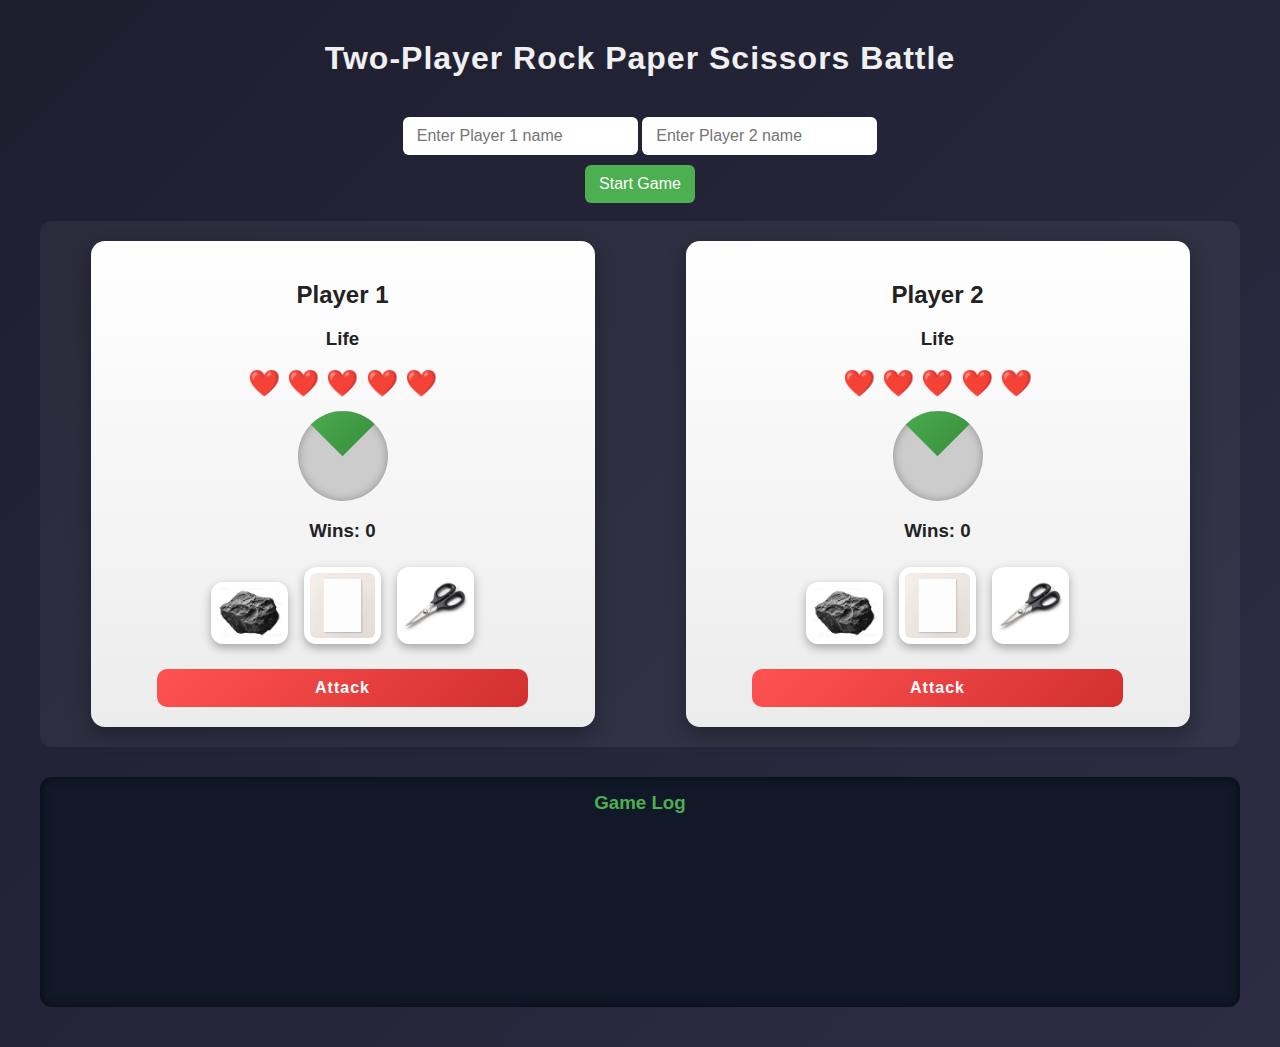
<file: rps.html>
<!DOCTYPE html>
<html lang="en">
<head>
    <meta charset="UTF-8">
    <meta name="viewport" content="width=device-width, initial-scale=1.0">
    <title>Text Base Game</title>
    <link rel="stylesheet" href="rps.css">
</head>

<body>

<h1>Two-Player Rock Paper Scissors Battle</h1>

<div id="player-input">
    <input type="text" id="player1-name" placeholder="Enter Player 1 name">
    <input type="text" id="player2-name" placeholder="Enter Player 2 name"><br>
    <button id="start-game">Start Game</button>
</div>

<br>

<div class="game-container">

    <!-- PLAYER 1 -->
    <div class="player-container" id="player1">
        <h2 id="player1-title">Player 1</h2>

        <h3>Life</h3>
        <div class="hearts" id="player1-hearts">❤️ ❤️ ❤️ ❤️ ❤️</div>

        <div class="life-pie">
            <div class="life-fill" id="player1-life-pie"></div>
        </div>

        <h3>Wins: <span id="player1-wins">0</span></h3>

        <div class="rps">
            <img src="rock.jpg" onclick="selectWeapon(1,'rock')">
            <img src="paper.jpg" onclick="selectWeapon(1,'paper')">
            <img src="scissor.jpg" onclick="selectWeapon(1,'scissors')">
        </div>

        <button onclick="playerAttack(1)" id="player1-attack">Attack</button>
    </div>

    <!-- PLAYER 2 -->
    <div class="player-container" id="player2">
        <h2 id="player2-title">Player 2</h2>

        <h3>Life</h3>
        <div class="hearts" id="player2-hearts">❤️ ❤️ ❤️ ❤️ ❤️</div>

        <div class="life-pie">
            <div class="life-fill" id="player2-life-pie"></div>
        </div>

        <h3>Wins: <span id="player2-wins">0</span></h3>

        <div class="rps">
            <img src="rock.jpg" onclick="selectWeapon(2,'rock')">
            <img src="paper.jpg" onclick="selectWeapon(2,'paper')">
            <img src="scissor.jpg" onclick="selectWeapon(2,'scissors')">
        </div>

        <button onclick="playerAttack(2)" id="player2-attack">Attack</button>
    </div>

</div>

<div id="game-log">
    <h3>Game Log</h3>
</div>

</body>
</html>
</file>
<file: activity.css>
/* Overall Page Styling */
body {
    font-family: 'Segoe UI', Tahoma, Geneva, Verdana, sans-serif;
    background: linear-gradient(135deg, #89f7fe, #66a6ff);
    margin: 0;
    padding: 40px;
    color: #222;
}

/* Main Container */
.container {
    background: linear-gradient(145deg, #ffffffaa, #e3f2ffcc);
    padding: 25px 30px;
    border-radius: 15px;
    box-shadow: 0 8px 18px rgba(0, 0, 0, 0.15);
    backdrop-filter: blur(10px);
    margin-top: 2%;
}

.subcontainer {
    background: #ffffffdd;
    padding: 20px 25px;
    border-radius: 12px;
    box-shadow: 0 6px 15px rgba(0, 0, 0, 0.1);
    margin-top: 20px;
    font-family: 'Segoe UI', Tahoma, Geneva, Verdana, sans-serif;
}

/* Headings */
h1 {
    text-align: center;
    color: #003366;
    font-size: 2.2rem;
}

h2 {
    color: #0055aa;
    margin-top: 25px;
}

/* Text */
p {
    font-size: 1rem;
    line-height: 1.5;
}

/* Example Section */
.example {
    background: linear-gradient(135deg, #d0e8ff, #f7fbff);
    padding: 20px;
    border-radius: 12px;
    margin-top: 20px;
    box-shadow: 0 5px 14px rgba(0, 0, 0, 0.1);
}

/* Input */
input[type="number"] {
    width: 250px;
    padding: 10px;
    border-radius: 8px;
    border: 2px solid #66a6ff;
    margin-top: 10px;
    margin-bottom: 15px;
    display: block;
    font-size: 1rem;
}

/* Button */
button {
    background: linear-gradient(135deg, #4facfe, #00f2fe);
    border: none;
    padding: 10px 18px;
    border-radius: 8px;
    font-size: 1rem;
    color: white;
    cursor: pointer;
    transition: 0.3s;
}

button:hover {
    background: linear-gradient(135deg, #00c6ff, #0072ff);
    transform: scale(1.05);
}

/* Result Text */
.result {
    margin-top: 15px;
    font-weight: bold;
    font-size: 1.1rem;
}
</file>
<file: calculator.css>
body {
            margin: 0;
            height: 100vh;

            /* Purple gradient */
            background: linear-gradient(135deg, #b27bff, #6f3cff);

            display: flex;
            flex-direction: column;
            justify-content: center;
            align-items: center;

            font-family: Arial, sans-serif;
            color: white;
        }


        input, select, button {
            padding: 10px;
            margin: 8px;
            border-radius: 8px;
            border: none;
            font-size: 1rem;
        }

        button {
            background: white;
            color: #5b1fd9;
            font-weight: bold;
            cursor: pointer;
        }

        #insert {
            margin-top: 20px;
            font-size: 1.4rem;
            font-weight: bold;
        }
</file>
<file: loops.css>
body { 
    font-family: Arial, sans-serif; 
    padding: 1rem; 
    max-width: 700px; 
    margin: auto; 
    background-color: #f9f9f9; 
}
.example { 
    border: 1px solid #ddd;
    padding: 1rem; 
    margin: 1rem 0; 
    border-radius: 6px; 
}
label, button { 
    display: block; 
    margin-top: 0.5rem; 
}
.result { 
    margin-top: 0.5rem;
    font-weight: bold; 
    white-space: pre-line;
}
</file>
<file: mgg.css>
/* ===== GLOBAL ===== */
body {
    font-family: "Segoe UI", Arial, sans-serif;
    text-align: center;
    margin: 40px;
    background: linear-gradient(135deg, #1e1e2f, #2c2c44);
    color: #f0f0f0;
}

h1 {
    margin-bottom: 30px;
    letter-spacing: 1px;
}

/* ===== PLAYER INPUT ===== */
#player-input input {
    border-radius: 6px;
    border: none;
    outline: none;
}

#player-input button {
    background: #4caf50;
    color: white;
    border: none;
    border-radius: 6px;
    cursor: pointer;
}

#player-input button:hover {
    background: #43a047;
}

/* ===== GAME CONTAINER ===== */
.game-container {
    display: flex;
    justify-content: space-around;
    gap: 30px;
    padding: 20px;
    border-radius: 12px;
    background: rgba(255, 255, 255, 0.05);
}

/* ===== PLAYER CARDS ===== */
.player-container {
    width: 40%;
    padding: 20px;
    border-radius: 14px;
    background: linear-gradient(180deg, #ffffff, #ececec);
    color: #222;
    box-shadow: 0 8px 20px rgba(0, 0, 0, 0.3);
    transition: transform 0.2s;
}

.player-container:hover {
    transform: translateY(-5px);
}

.player-container h2 {
    margin-bottom: 10px;
}

/* ===== BUTTONS & INPUTS ===== */
button, input {
    margin-top: 10px;
    padding: 10px 14px;
    font-size: 16px;
}

/* ===== HEARTS ===== */
.hearts {
    font-size: 26px;
    margin: 8px 0;
}

/* ===== PIE LIFE INDICATOR ===== */
.life-pie {
    width: 90px;
    height: 90px;
    border-radius: 50%;
    background: #ccc;
    margin: 12px auto;
    position: relative;
    overflow: hidden;
    box-shadow: inset 0 0 8px rgba(0, 0, 0, 0.3);
}

.life-fill {
    width: 100%;
    height: 100%;
    background: linear-gradient(135deg, #4caf50, #2e7d32);
    clip-path: polygon(50% 50%, 0 0, 100% 0);
}

/* ===== ROCK PAPER SCISSORS ===== */
.rps {
    margin-top: 15px;
}

.rps img {
    width: 65px;
    margin: 6px;
    cursor: pointer;
    border-radius: 12px;
    padding: 6px;
    background: white;
    box-shadow: 0 4px 10px rgba(0, 0, 0, 0.3);
    transition: transform 0.2s, box-shadow 0.2s;
}

.rps img:hover {
    transform: scale(1.15);
    box-shadow: 0 6px 15px rgba(0, 0, 0, 0.5);
}

.rps img.selected {
    outline: 3px solid #4caf50;
}

/* ===== ATTACK BUTTON ===== */
.player-container button {
    margin-top: 15px;
    width: 80%;
    background: linear-gradient(135deg, #ff5252, #d32f2f);
    color: white;
    border: none;
    border-radius: 10px;
    cursor: pointer;
    font-weight: bold;
    letter-spacing: 1px;
}

.player-container button:hover {
    background: linear-gradient(135deg, #ff6f6f, #c62828);
}

/* ===== GAME LOG ===== */
#game-log {
    margin-top: 30px;
    padding: 15px;
    height: 200px;
    border-radius: 12px;
    background: #111827;
    color: #e0e0e0;
    overflow-y: auto;
    box-shadow: inset 0 0 10px rgba(0, 0, 0, 0.6);
}

#game-log h3 {
    margin-top: 0;
    color: #4caf50;
}
</file>
<file: rps.css>
/* ===== GLOBAL ===== */
body {
    font-family: "Segoe UI", Arial, sans-serif;
    text-align: center;
    margin: 40px;
    background: linear-gradient(135deg, #1e1e2f, #2c2c44);
    color: #f0f0f0;
}

h1 {
    margin-bottom: 30px;
    letter-spacing: 1px;
}

/* ===== PLAYER INPUT ===== */
#player-input input {
    border-radius: 6px;
    border: none;
    outline: none;
}

#player-input button {
    background: #4caf50;
    color: white;
    border: none;
    border-radius: 6px;
    cursor: pointer;
}

#player-input button:hover {
    background: #43a047;
}

/* ===== GAME CONTAINER ===== */
.game-container {
    display: flex;
    justify-content: space-around;
    gap: 30px;
    padding: 20px;
    border-radius: 12px;
    background: rgba(255, 255, 255, 0.05);
}

/* ===== PLAYER CARDS ===== */
.player-container {
    width: 40%;
    padding: 20px;
    border-radius: 14px;
    background: linear-gradient(180deg, #ffffff, #ececec);
    color: #222;
    box-shadow: 0 8px 20px rgba(0, 0, 0, 0.3);
    transition: transform 0.2s;
}

.player-container:hover {
    transform: translateY(-5px);
}

.player-container h2 {
    margin-bottom: 10px;
}

/* ===== BUTTONS & INPUTS ===== */
button, input {
    margin-top: 10px;
    padding: 10px 14px;
    font-size: 16px;
}

/* ===== HEARTS ===== */
.hearts {
    font-size: 26px;
    margin: 8px 0;
}

/* ===== PIE LIFE INDICATOR ===== */
.life-pie {
    width: 90px;
    height: 90px;
    border-radius: 50%;
    background: #ccc;
    margin: 12px auto;
    position: relative;
    overflow: hidden;
    box-shadow: inset 0 0 8px rgba(0, 0, 0, 0.3);
}

.life-fill {
    width: 100%;
    height: 100%;
    background: linear-gradient(135deg, #4caf50, #2e7d32);
    clip-path: polygon(50% 50%, 0 0, 100% 0);
}

/* ===== ROCK PAPER SCISSORS ===== */
.rps {
    margin-top: 15px;
}

.rps img {
    width: 65px;
    margin: 6px;
    cursor: pointer;
    border-radius: 12px;
    padding: 6px;
    background: white;
    box-shadow: 0 4px 10px rgba(0, 0, 0, 0.3);
    transition: transform 0.2s, box-shadow 0.2s;
}

.rps img:hover {
    transform: scale(1.15);
    box-shadow: 0 6px 15px rgba(0, 0, 0, 0.5);
}

.rps img.selected {
    outline: 3px solid #4caf50;
}

/* ===== ATTACK BUTTON ===== */
.player-container button {
    margin-top: 15px;
    width: 80%;
    background: linear-gradient(135deg, #ff5252, #d32f2f);
    color: white;
    border: none;
    border-radius: 10px;
    cursor: pointer;
    font-weight: bold;
    letter-spacing: 1px;
}

.player-container button:hover {
    background: linear-gradient(135deg, #ff6f6f, #c62828);
}

/* ===== GAME LOG ===== */
#game-log {
    margin-top: 30px;
    padding: 15px;
    height: 200px;
    border-radius: 12px;
    background: #111827;
    color: #e0e0e0;
    overflow-y: auto;
    box-shadow: inset 0 0 10px rgba(0, 0, 0, 0.6);
}

#game-log h3 {
    margin-top: 0;
    color: #4caf50;
}
</file>
<file: Game/index.css>
/* Reset some default browser styles */
* {
    margin: 0;
    padding: 0;
    box-sizing: border-box;
    font-family: "Segoe UI", Tahoma, sans-serif;
}

/* Page background */
body {
    min-height: 100vh;
    background: linear-gradient(150deg, #8fd3f4, #84fab0);
    display: flex;
    flex-direction: column;
    align-items: center;
    justify-content: center;
    color: #333;
    text-align: center;
    padding: 20px;
}

/* Main title */
h1 {
    font-size: 2.5rem;
    margin-bottom: 15px;
    color: #1f4f5a;
}

/* Game description */
p {
    max-width: 600px;
    font-size: 1.1rem;
    line-height: 1.6;
    margin-bottom: 30px;
    background: rgba(255, 255, 255, 0.8);
    padding: 20px;
    border-radius: 12px;
}

/* Category selection container */
#category-selection {
    display: flex;
    gap: 20px;
    flex-wrap: wrap;
    justify-content: center;
}
/* Category buttons */
.category-btn{
    appearance: none;
    -webkit-appearance: none;
    border: none;
    cursor: pointer;
    padding: 14px 26px;
    font-size: 1.05rem;
    font-weight: 700;
    color: #fff;
    background: linear-gradient(180deg,#2d8f85,#1f6f68);
    border-radius: 12px;
    box-shadow: 0 8px 0 rgba(31,111,104,0.9);
    transition: transform .16s ease, box-shadow .16s ease, filter .12s ease;
    position: relative;
    overflow: hidden;
}

.category-btn:hover{transform:translateY(-3px);filter:brightness(1.03);box-shadow:0 12px 0 rgba(31,111,104,0.85)}
.category-btn:active{transform:translateY(2px);box-shadow:0 4px 0 rgba(31,111,104,0.85)}
.category-btn:focus{outline:none}
.category-btn:focus-visible{box-shadow:0 0 0 6px rgba(45,143,133,0.12),0 12px 0 rgba(31,111,104,0.85)}

/* Accessible focus ring */
#category-selection a:focus{
    outline: none;
}
#category-selection a:focus-visible{
    box-shadow: 0 0 0 6px rgba(45,143,133,0.14), 0 8px 0 #1f6f68;
}


/* Animal image sizing and grid */
.animal-grid{
    display:grid;
    grid-template-columns: repeat(6, minmax(160px, 1fr));
    gap:12px;
    justify-content:center;
    align-items:start;
    width: 100%;
    max-width:1100px;
}
.animal-card{width:100%}
.animal-img{width:100%;height:clamp(69px,18vw,200px);object-fit:cover;border-radius:10px;box-shadow:0 6px 18px rgba(0,0,0,0.12);display:block}

/* Responsive: 2 columns on medium screens, 1 column on small screens */
@media (max-width:900px){
    .animal-grid{grid-template-columns: repeat(2, minmax(140px, 1fr));}
}
@media (max-width:480px){
    .animal-grid{grid-template-columns: 1fr;}
}


/* Responsive text scaling */
@media (max-width: 600px) {
    h1 {
        font-size: 2rem;
    }

    p {
        font-size: 1rem;
    }

    #category-selection a {
        width: 100%;
        max-width: 250px;
    }
}
</file>
